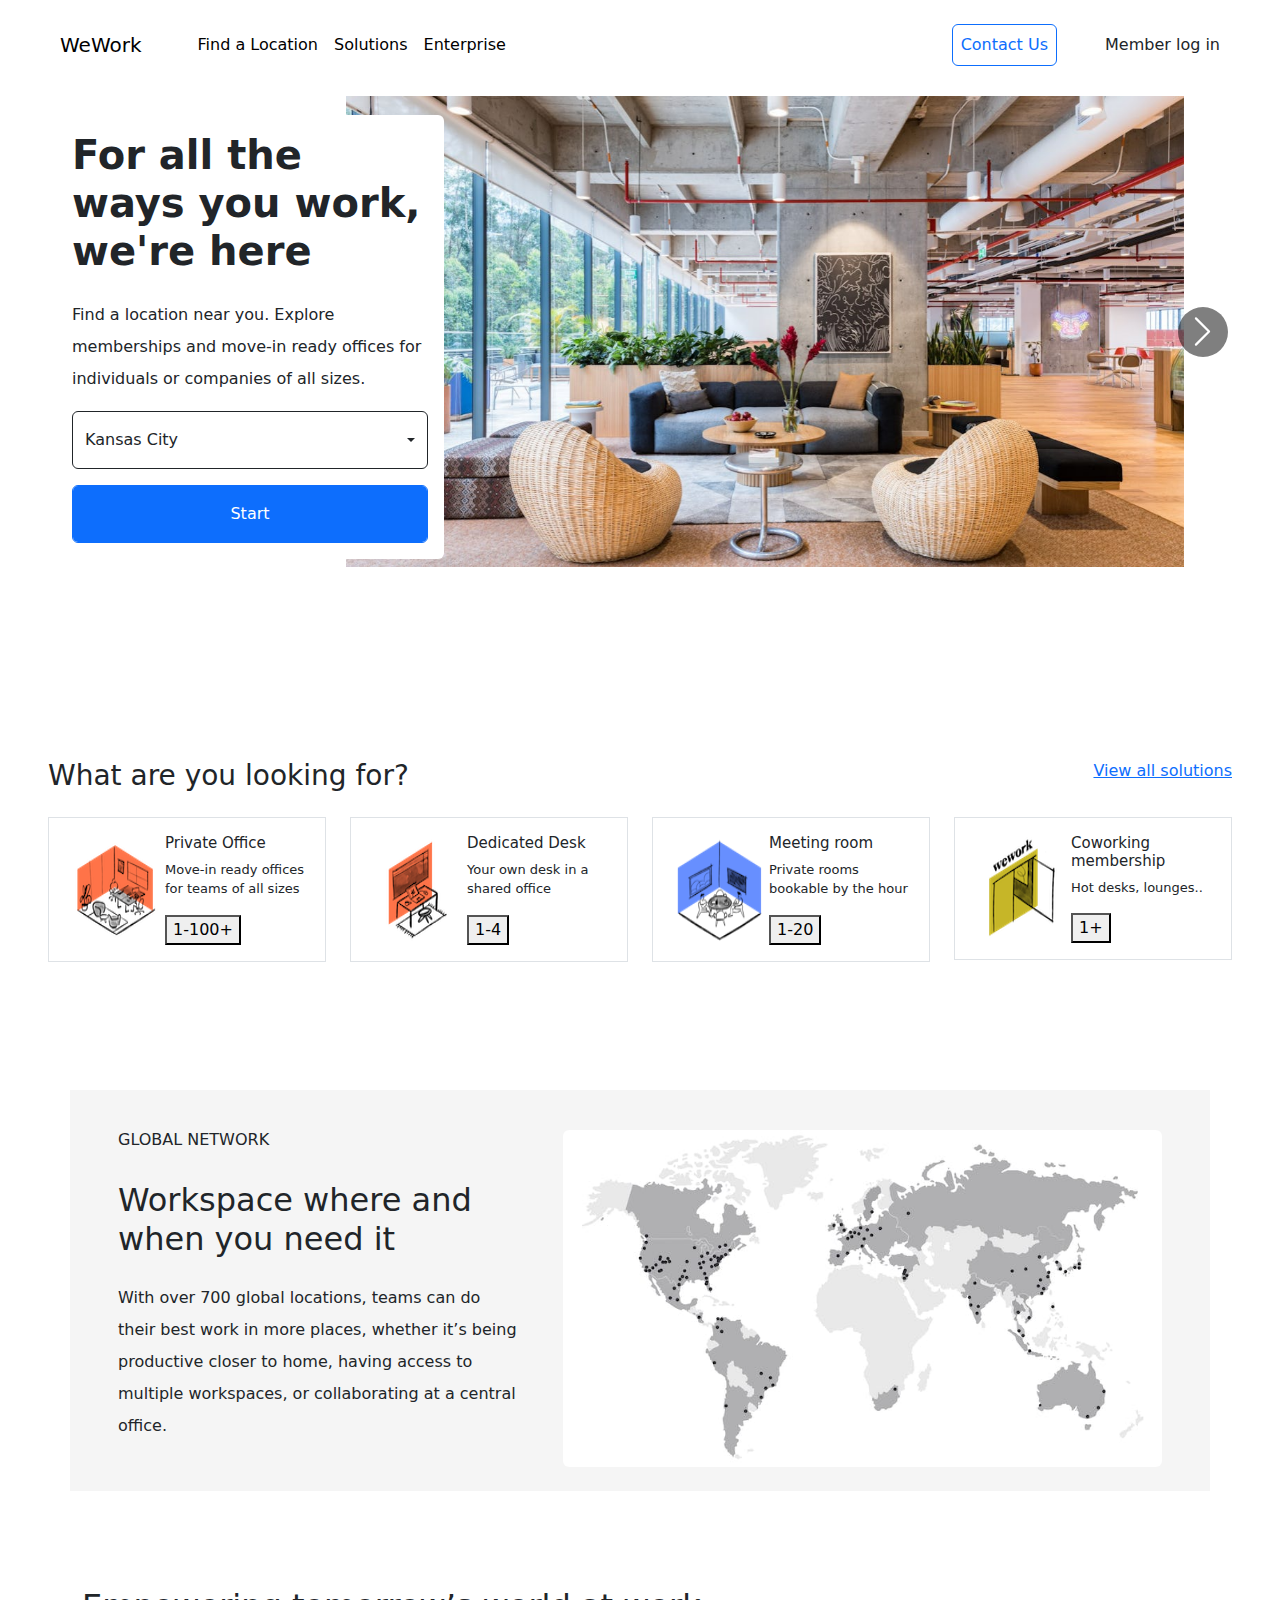
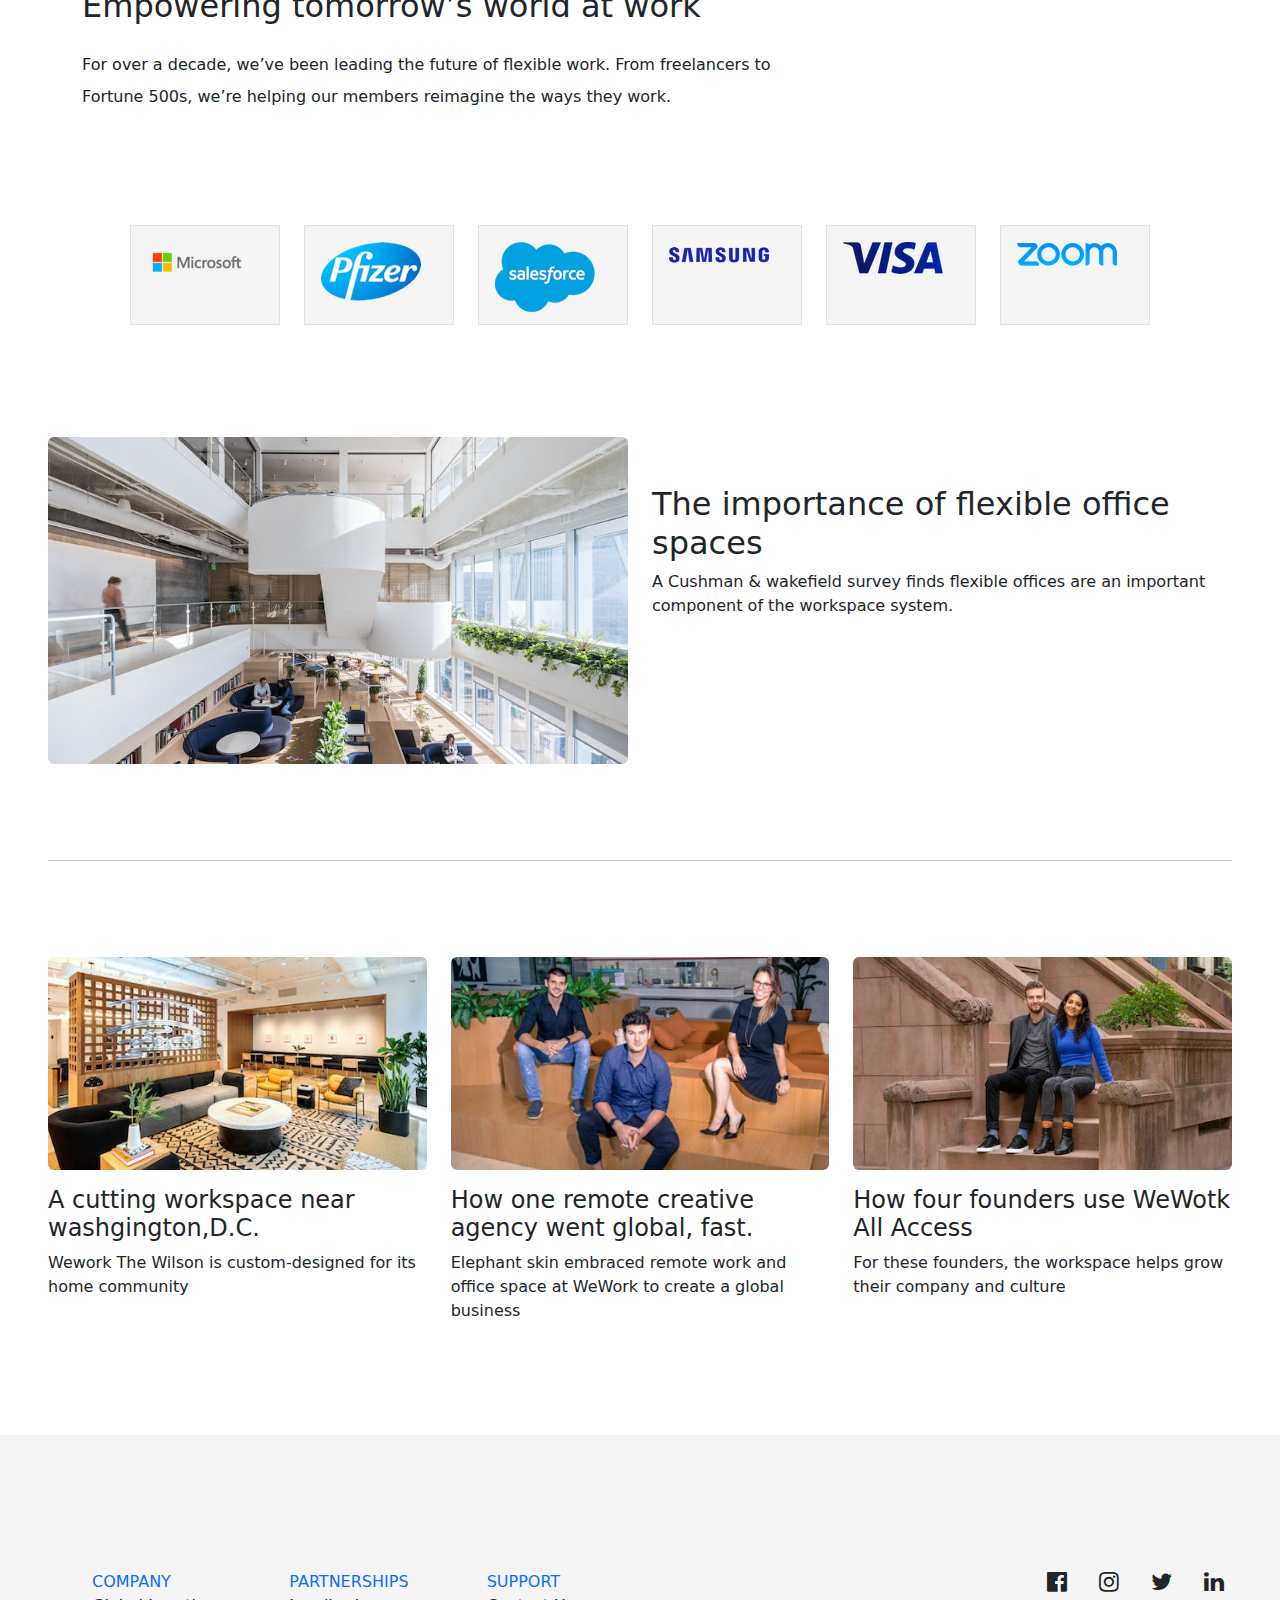
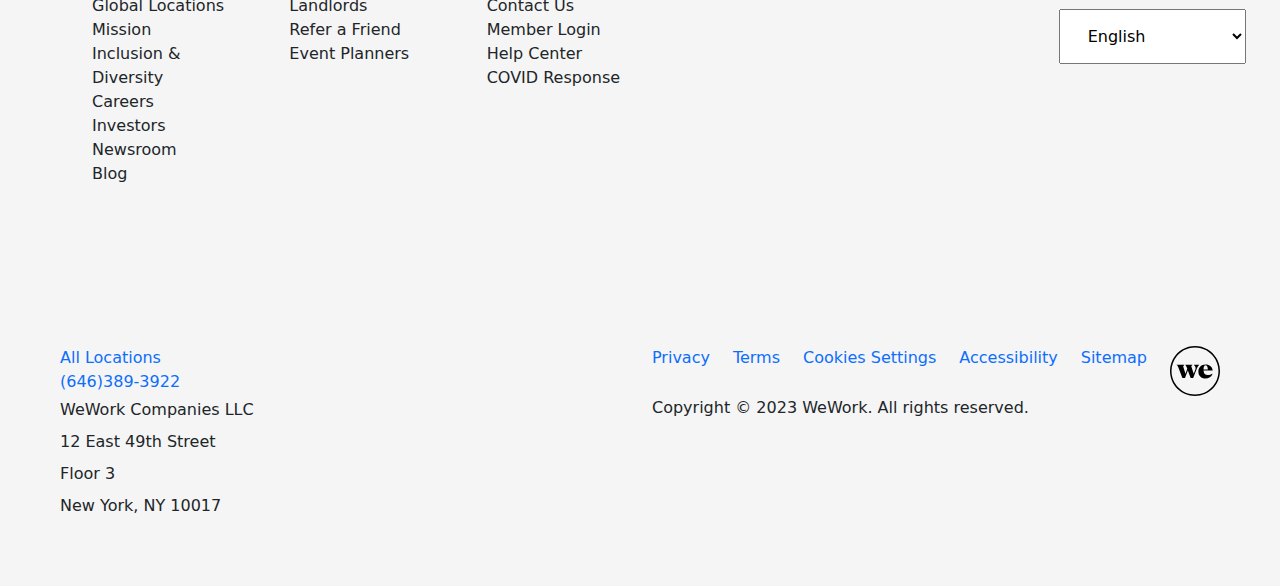
<file: index.html>
<!DOCTYPE html>
<html lang="en">

<head>
    <meta charset="UTF-8">
    <meta name="viewport" content="width=device-width, initial-scale=1.0">
    <title>WeWork</title>
    <link rel="stylesheet" href="./bootstrap.min.css ">
    <link rel="stylesheet" href="./style.css">
    <link rel="stylesheet" href="https://cdnjs.cloudflare.com/ajax/libs/font-awesome/4.7.0/css/font-awesome.min.css">

</head>

<body>
    <nav class="navbar navbar-expand-xl bg-white fixed-top p-4 ps-5 pe-5">
        <div class="container-fluid">
            <button class="navbar-toggler me-auto" type="button" data-bs-toggle="collapse"
                data-bs-target="#navbarSupportedContent" aria-controls="navbarSupportedContent" aria-expanded="false"
                aria-label="Toggle navigation">
                <span class="navbar-toggler-icon"></span>
            </button>
            <a class="navbar-brand me-5" href="#">WeWork</a>

            <div class="collapse navbar-collapse" id="navbarSupportedContent">
                <ul class="navbar-nav me-auto mb-2 mb-lg-0">
                    <li class="nav-item">
                        <a class="nav-link active underline-hover" aria-current="page" href="#">Find a Location</a>
                    </li>
                    <li class="nav-item">
                        <a class="nav-link active underline-hover" href="solution.html">Solutions</a>
                    </li>

                    <li class="nav-item">
                        <a class="nav-link active underline-hover" href="enterprise.html">Enterprise</a>
                    </li>
                </ul>
                <button class="btn btn-outline-primary me-5 p-2 show-on-nav" type="submit">Contact Us</button>

                <form class="d-flex" role="search">
                    <a class="nav-link underline-hover" href="#">Member log in</a>
                </form>
            </div>
        </div>
    </nav>
    <section class="banner position-relative">
        <div id="carouselExample" class="carousel slide p-5 my_slide">
            <div class="carousel-inner p-5">
                <div class="carousel-item active">
                    <img src="./images/slide1.jpg" class="d-block w-100 " alt="...">
                </div>
                <div class="carousel-item">
                    <img src="./images/slide2.jpg" class="d-block w-100 " alt="...">
                </div>
                <div class="carousel-item">
                    <img src="./images/slide3.jpg" class="d-block w-100 " alt="...">
                </div>
                <div class="carousel-item">
                    <img src="./images/slide4.jpg" class="d-block w-100 " alt="...">
                </div>
                <div class="carousel-item">
                    <img src="./images/slide5.jpg" class="d-block w-100 " alt="...">
                </div>
            </div>
            <button class="carousel-control-prev prev_btn" type="button" data-bs-target="#carouselExample"
                data-bs-slide="prev">
                <span class="carousel-control-prev-icon " aria-hidden="true"></span>
                <span class="visually-hidden">Previous</span>
            </button>
            <button class="carousel-control-next next_btn" type="button" data-bs-target="#carouselExample"
                data-bs-slide="next">
                <span class="carousel-control-next-icon " aria-hidden="true"></span>
                <span class="visually-hidden">Next</span>
            </button>
        </div>
        <div class="banner_card">
            <div class="card border-0 ps-2 ms-5">
                <div class="card-body">
                    <h2 class="card-title fs-1 mb-4">For all the ways you work, we're here</h2>
                    <p class="card-text lh-lg">Find a location near you. Explore memberships and move-in ready offices
                        for individuals or companies of all sizes.</p>
                    <div class="dropdown">
                        <button
                            class="btn btn-outline-dark dropdown-toggle w-100 py-3 d-flex justify-content-between align-items-center"
                            type="button" data-bs-toggle="dropdown" aria-expanded="false">
                            Kansas City
                        </button>
                        <ul class="dropdown-menu w-100">
                            <li><a class="dropdown-item" href="#">Action</a></li>
                            <li><a class="dropdown-item" href="#">Another action</a></li>
                            <li><a class="dropdown-item" href="#">Something else here</a></li>
                        </ul>
                    </div>
                    <a href="#" class="btn btn-primary form-control mt-3 py-3">Start</a>
                </div>
            </div>
        </div>
    </section>

    <section class="mt-5 p-5">
        <div class="d-flex justify-content-between">
            <h3>What are you looking for?</h3>
            <a href="#">View all solutions</a>
        </div>
        <div class="row my-3">
            <div class="col-lg-3 col-md-12 mb-3">
                <div class="d-flex justify-content-lg-between border m_card p-3">
                    <img src="./images/card1.png" alt="Private Office" />
                    <div>
                        <h3>Private Office</h3>
                        <p>Move-in ready offices for teams of all sizes</p>
                        <button>1-100+</button>
                    </div>
                </div>
            </div>
            <div class="col-lg-3 col-md-12 mb-3">
                <div class="d-flex justify-content-lg-between border m_card p-3">
                    <img src="./images/card2.png" alt="Dedicated Desk" />
                    <div>
                        <h3>Dedicated Desk</h3>
                        <p>Your own desk in a shared office</p>
                        <button>1-4</button>
                    </div>
                </div>
            </div>
            <div class="col-lg-3 col-md-12 mb-3">
                <div class="d-flex justify-content-lg-between border m_card p-3">
                    <img src="./images/card3.png" alt="Meeting room" />
                    <div>
                        <h3>Meeting room</h3>
                        <p>Private rooms bookable by the hour</p>
                        <button>1-20</button>
                    </div>
                </div>
            </div>
            <div class="col-lg-3 col-md-12 mb-3">
                <div class="d-flex justify-content-lg-between border m_card p-3">
                    <img src="./images/card4.png" alt="Coworking membership" class="img-fluid" />
                    <div>
                        <h3>Coworking membership</h3>
                        <p>Hot desks, lounges..</p>
                        <button>1+</button>
                    </div>
                </div>
            </div>
        </div>
    </section>

    <div class="container pt-3 mt-5" style="background-color: whitesmoke;height: auto;">
        <div class="row m-4">
            <div class="col-lg-5">
                <div class="card-body">
                    <h6 class="pb-4">GLOBAL NETWORK</h6>
                    <h2 class="card-title pb-4">Workspace where and <br> when you need it</h2>
                    <p class="card-text lh-lg" style="width: 400px;">With over 700 global locations, teams can do their
                        best work in more places, whether it’s being productive closer to home, having access to
                        multiple workspaces, or collaborating at a central office.</p>
                </div>
            </div>
            <div class="col-lg-7 pb-4">
                <img src="./images/map.jpg" alt="map" class="img-fluid rounded">
            </div>
        </div>
    </div>
    <div class="container col-lg-12  mt-5 pt-5">
        <div class="row col-lg-12">
            <h2 class="pb-3">Empowering tomorrow’s world at work</h2>
            <p class="lh-lg spacing"> For over a decade, we’ve been leading the future of flexible work. From
                freelancers to
                <br> Fortune 500s, we’re helping our members reimagine the ways they work.
            </p>
        </div>
    </div>
    <div class="container mt-5">
        <div class="row  d-flex justify-content-center p-5">
            <div class="col-lg-2 col-md-4 col-sm-6 mb-3">
                <div class=" border my_card p-3 dd">
                    <img src="./images/logo_microsoft.png" alt="" class="img-fluid" />
                </div>
            </div>
            <div class="col-lg-2 col-md-4 mb-3 col-sm-6">
                <div class=" border my_card p-3 dd">
                    <img src="./images/pfizer.png" alt="" class="img-fluid">
                </div>
            </div>
            <div class="col-lg-2 col-md-4 mb-3 col-sm-6">
                <div class=" border my_card p-3 dd">
                    <img src="./images/Salesforce_logo.png" alt="" class="img-fluid">
                </div>
            </div>
            <div class="col-lg-2 col-md-4 mb-3 col-sm-6">
                <div class=" border my_card p-3 dd">
                    <img src="./images/samsung.png" alt="" class="img-fluid">
                </div>
            </div>
            <div class="col-lg-2 col-md-4 mb-3 col-sm-6">
                <div class=" border my_card p-3 dd">
                    <img src="./images/visa.png" alt="" class="img-fluid">
                </div>
            </div>
            <div class="col-lg-2 col-md-4 mb-3 col-sm-6">
                <div class=" border my_card p-3 dd">
                    <img src="./images/zoom.png" alt="" class="img-fluid">
                </div>
            </div>

        </div>
    </div>
    <div class="container-fluid p-5">
        <div class="row">
            <div class="container col-lg-6">
                <img src="./images/img1.jpg" alt="" class="img-fluid rounded">
            </div>
            <div class="container col-lg-6 pt-5">
                <h2>The importance of flexible office <br> spaces</h2>
                <p>A Cushman & wakefield survey finds flexible offices are an important component of the workspace
                    system.</p>
            </div>
        </div>
    </div>
    <hr class="m-5">
    <div class="container-fluid p-5">
        <div class="row">
            <div class="container col-lg-4">
                <img src="./images/sec1.jpg" alt="" class="rounded img-fluid">
                <h4 class="pt-3">A cutting workspace near washgington,D.C.</h4>
                <p>Wework The Wilson is custom-designed for its home community</p>
            </div>
            <div class="container col-lg-4">
                <img src="./images/sec2.jpg" alt="" class="rounded img-fluid">
                <h4 class="pt-3">How one remote creative agency went global, fast.</h4>
                <p>Elephant skin embraced remote work and office space at WeWork to create a global business</p>
            </div>
            <div class="container col-lg-4">
                <img src="./images/sec3.jpg" alt="" class="rounded img-fluid">
                <h4 class="pt-3">How four founders use WeWotk All Access</h4>
                <p> For these founders, the workspace helps grow their company and culture</p>
            </div>
        </div>
    </div>

    <footer class="container-fluid mt-5">
        <div class="d-flex mb-3 ms-5 pt-5 column-gap-3 col-lg-4  mmm-icon">
            <i class="fa fa-facebook-official" aria-hidden="true"></i>
            <i class="fa fa-instagram ps-3" aria-hidden="true"></i>
            <i class="fa fa-twitter ps-3" aria-hidden="true"></i>
            <i class="fa fa-linkedin ps-3" aria-hidden="true"></i>
        </div>
        <div class="row p-5">
            <div class="col-lg-2 col-md-6 pe-2">
                <ul>
                    <li><a href="#">COMPANY</a></li>
                    <li>Global Locations</li>
                    <li>Mission</li>
                    <li>Inclusion & Diversity</li>
                    <li>Careers</li>
                    <li>Investors</li>
                    <li>Newsroom</li>
                    <li>Blog</li>
                </ul>
            </div>
            <div class="col-lg-2 col-md-6">
                <ul>
                    <li><a href="">PARTNERSHIPS</a></li>
                    <li>Landlords</li>
                    <li>Refer a Friend</li>
                    <li>Event Planners</li>
                </ul>
            </div>
            <div class="col-lg-6 col-md-6">
                <ul>
                    <li><a href="">SUPPORT</a></li>
                    <li>Contact Us</li>
                    <li>Member Login</li>
                    <li>Help Center</li>
                    <li>COVID Response</li>

                </ul>
            </div>
            <div class="col-lg-2 col-md-6">
                <div class="d-flex mb-3 column-gap-3  my-icon">
                    <i class="fa fa-facebook-official" aria-hidden="true"></i>
                    <i class="fa fa-instagram ps-3" aria-hidden="true"></i>
                    <i class="fa fa-twitter ps-3" aria-hidden="true"></i>
                    <i class="fa fa-linkedin ps-3" aria-hidden="true"></i>
                </div>
                <div>
                    <div class="container">
                        <select class="px-4 py-3" name="language" id="">
                            <option value="">English</option>
                            <option value="">English(UK)</option>
                            <option value="">English(South)</option>
                        </select>
                    </div>
                </div>
            </div>
        </div>
        <div class="row mt-5 gin p-5">
            <div class=" col-lg-4 col-md-12">
                <a href="#">All Locations</a><br>
                <a href="#">(646)389-3922</a>
                <p class="lh-lg">WeWork Companies LLC <br>12 East 49th Street <br>Floor 3 <br>New York, NY 10017</p>
            </div>  
            <div class=" col-lg-6 col-md-12 ms-auto ">
                <div class="d-flex justify-content-between  ">
                    <a href="#">Privacy</a>
                    <a href="#">Terms</a>
                    <a href="#">Cookies Settings</a>
                    <a href="#">Accessibility</a>
                    <a href="#">Sitemap</a>
                    <img src="./images/footer.svg" alt="" style="width: 50px;">
                </div>
                <p>Copyright © 2023 WeWork. All rights reserved.
                </p>           
            </div>         
        </div>
    </footer>

</body>
<script src="./bootstrap.bundle.min.js"></script>
</html>
</file>
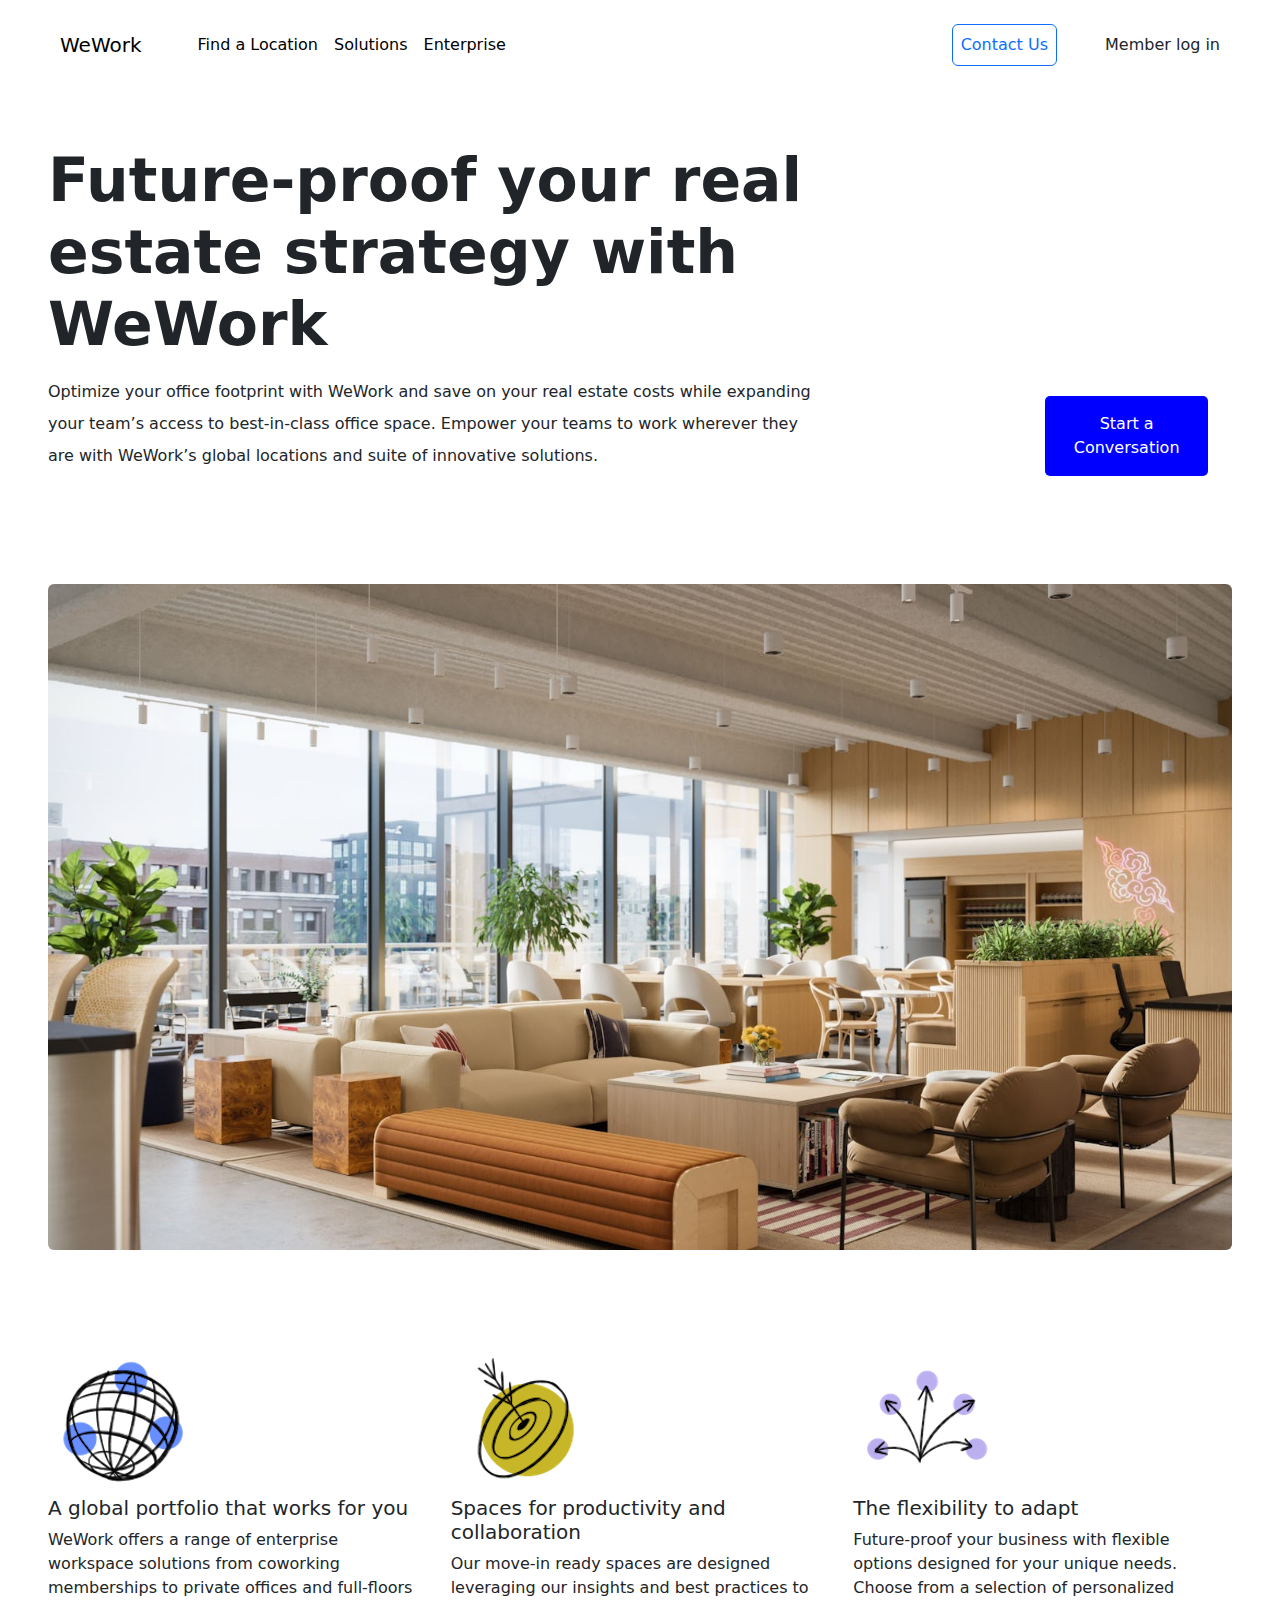
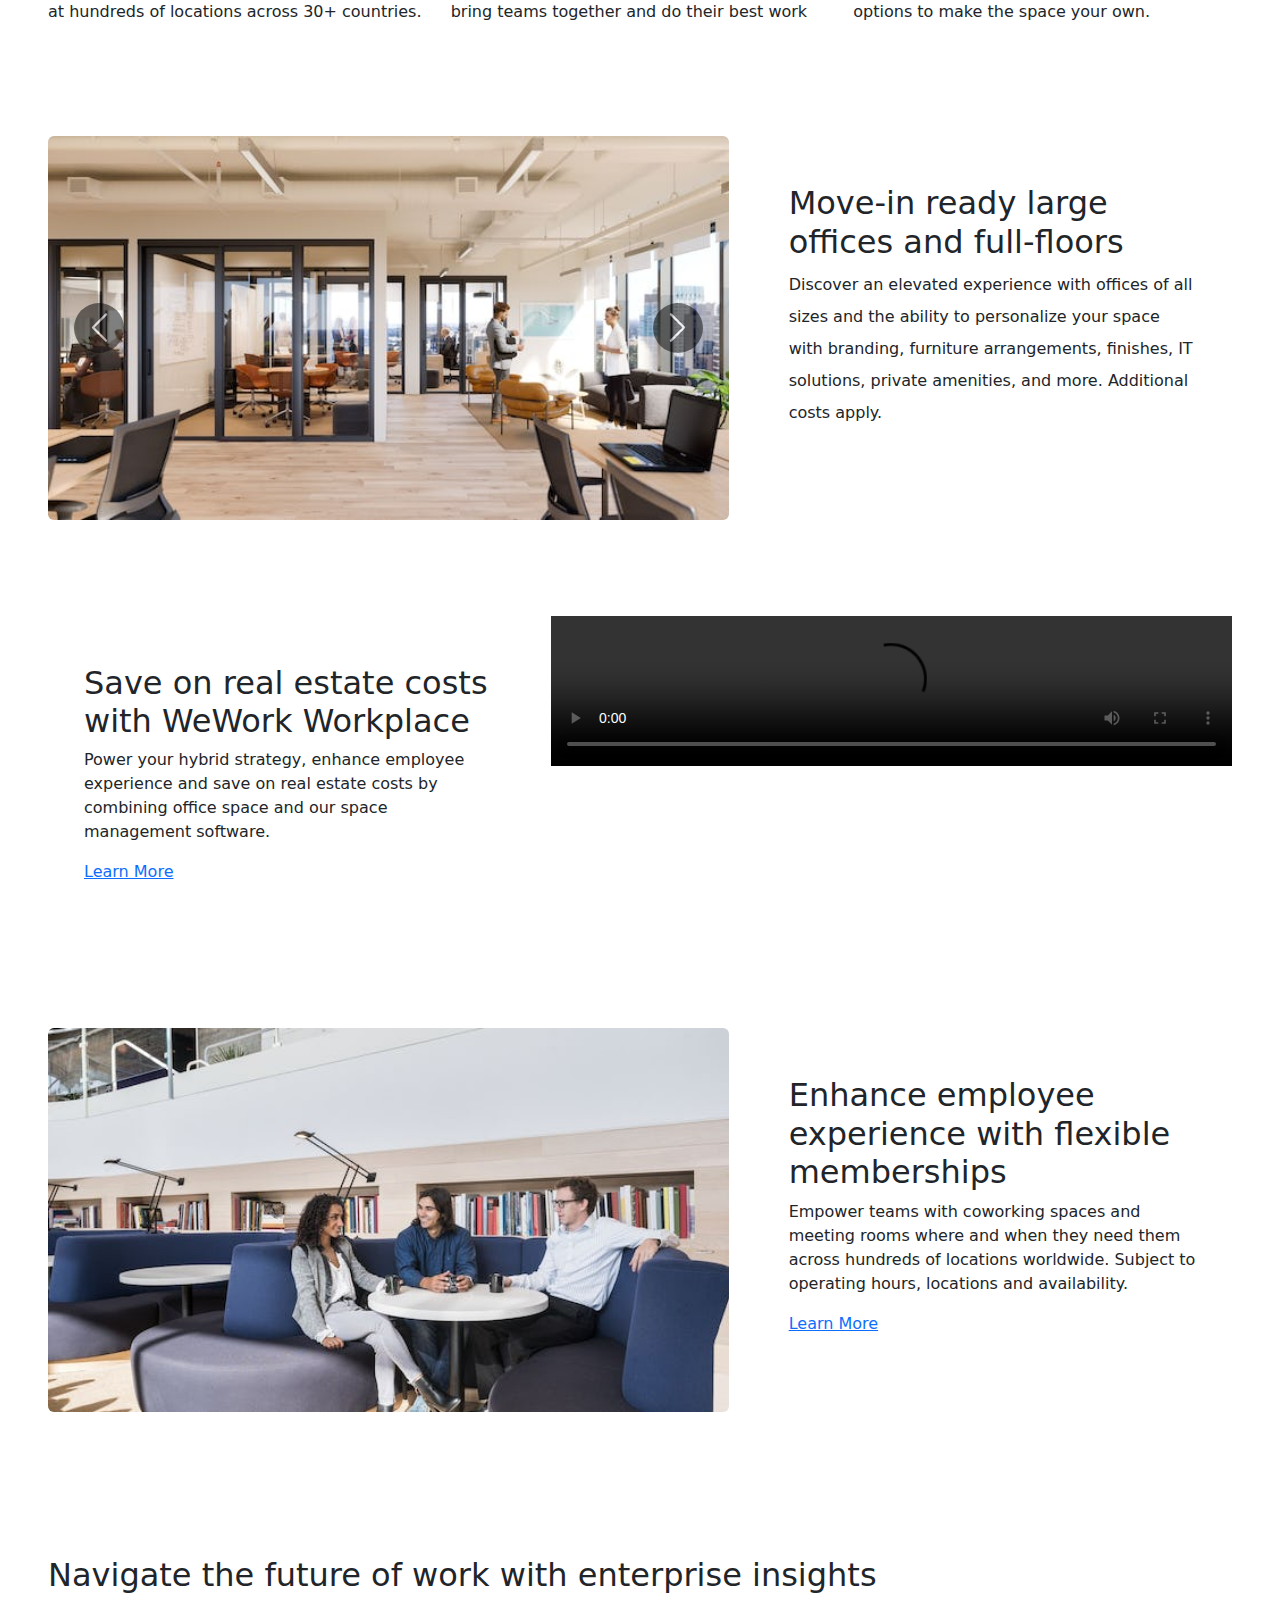
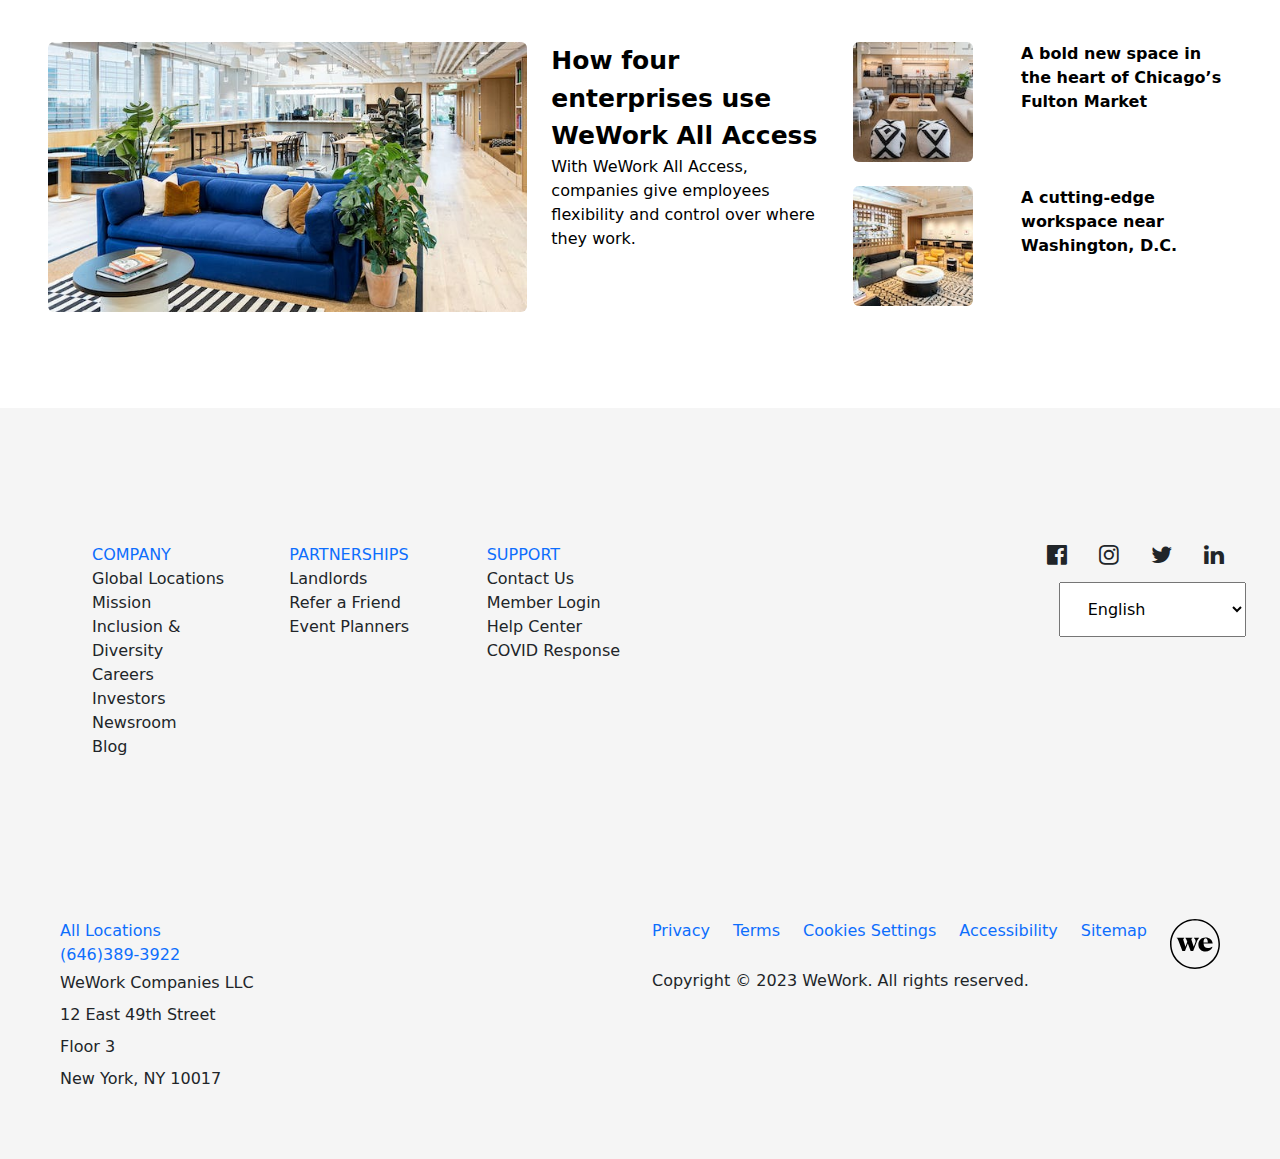
<file: enterprise.html>
<!DOCTYPE html>
<html lang="en">

<head>
    <meta charset="UTF-8">
    <meta name="viewport" content="width=device-width, initial-scale=1.0">
    <title> WewWork Enterprise page</title>
    <link rel="stylesheet" href="./bootstrap.min.css ">
    <link rel="stylesheet" href="./style.css">
    <link rel="stylesheet" href="https://cdnjs.cloudflare.com/ajax/libs/font-awesome/4.7.0/css/font-awesome.min.css">

</head>

<body>
    <nav class="navbar navbar-expand-xl bg-white fixed-top p-4 ps-5 pe-5">
        <div class="container-fluid">
            <button class="navbar-toggler me-auto" type="button" data-bs-toggle="collapse"
                data-bs-target="#navbarSupportedContent" aria-controls="navbarSupportedContent" aria-expanded="false"
                aria-label="Toggle navigation">
                <span class="navbar-toggler-icon"></span>
            </button>
            <a class="navbar-brand me-5" href="#">WeWork</a>

            <div class="collapse navbar-collapse" id="navbarSupportedContent">
                <ul class="navbar-nav me-auto mb-2 mb-lg-0">
                    <li class="nav-item">
                        <a class="nav-link active underline-hover" aria-current="page" href="#">Find a Location</a>
                    </li>
                    <li class="nav-item">
                        <a class="nav-link active underline-hover" href="solution.html">Solutions</a>
                    </li>

                    <li class="nav-item">
                        <a class="nav-link active underline-hover" href="#">Enterprise</a>
                    </li>
                </ul>
                <button class="btn btn-outline-primary me-5 p-2 show-on-nav" type="submit">Contact Us</button>

                <form class="d-flex" role="search">
                    <a class="nav-link underline-hover" href="#">Member log in</a>
                </form>
            </div>
        </div>
    </nav>

    <div class="container-fluid row mt-5 p-5 ">
        <div class=" col-lg-8 col-md-12 top-header pt-5">
            <h1 class="lh-5 mb-3">Future-proof your real <br> estate strategy with <br> WeWork</h1>
            <p class="lh-lg">
                Optimize your office footprint with WeWork and save on your real estate costs while expanding your
                team’s access to best-in-class office space. Empower your teams to work wherever they are with WeWork’s
                global locations and suite of innovative solutions.</p> 
        </div>
        <div class=" col-lg-4 col-md-12 btn_holder">
            <button class="p-3 Start_btn" type="submit">Start a Conversation</button>
        </div>
    </div>
    <div class="container-fluid col-lg-12 p-5">
        <img src="./images/banner.jpg" class="img-fluid rounded" alt="">
    </div>

<section class="p-5">
<div class="row">
    <div class="container col-lg-4 col-md-6">
        <img src="./images/global.png" alt="">
        <h5 class="mb-2">A global portfolio that works for you</h5>
        <p class="lh-4">WeWork offers a range of enterprise workspace solutions from coworking memberships to private offices and full-floors at hundreds of locations across 30+ countries.</p>
    </div>
    <div class="container col-lg-4 col-md-6">
        <img src="./images/Focus.png" alt="">
        <h5 class="mb-2">Spaces for productivity and collaboration</h5>
        <p class="lh-4">Our move-in ready spaces are designed leveraging our insights and best practices to bring teams together and do their best work</p>
    </div>
    <div class="container col-lg-4 col-md-6">
        <img src="./images/flexibility.png" alt="">
        <h5 class="mb-2">The flexibility to adapt</h5>
        <p class="lh-4">Future-proof your business with flexible options designed for your unique needs. Choose from a selection of personalized options to make the space your own.</p>
    </div>
</div>
</section>

<section class="p-5">
    <div class="row">
    <div class="container col-lg-7">
        <div id="carouselExample" class="carousel slide">
            <div class="carousel-inner">
              <div class="carousel-item active">
                <img src="./images/slider1.jpg" class="d-block w-100 rounded" alt="...">
              </div>
              <div class="carousel-item">
                <img src="./images/slider2.jpg" class="d-block w-100 rounded" alt="...">
              </div>
              <div class="carousel-item">
                <img src="./images/slider3.jpg" class="d-block w-100 rounded" alt="...">
              </div>
              <div class="carousel-item">
                <img src="./images/slider4.jpg" class="d-block w-100 rounded" alt="...">
              </div>
              <div class="carousel-item">
                <img src="./images/slider5.jpg" class="d-block w-100 rounded" alt="...">
              </div>
            </div>
            <button class="carousel-control-prev prev_btn" type="button" data-bs-target="#carouselExample" data-bs-slide="prev">
              <span class="carousel-control-prev-icon" aria-hidden="true"></span>
              <span class="visually-hidden">Previous</span>
            </button>
            <button class="carousel-control-next next_btn" type="button" data-bs-target="#carouselExample" data-bs-slide="next">
              <span class="carousel-control-next-icon" aria-hidden="true"></span>
              <span class="visually-hidden">Next</span>
            </button>
          </div>
    </div>
    <div class="container col-lg-5 col-md-12 p-5">
  <h2>Move-in ready large offices and full-floors</h2>
  <p class="lh-lg">Discover an elevated experience with offices of all sizes and the ability to personalize your space with branding, furniture arrangements, finishes, IT solutions, private amenities, and more. Additional costs apply.</p>
    </div>
</div>
</section>
<section class="p-5">
    <div class="row">
        <div class="container col-lg-5 col-md-12 p-5">
            <h2>Save on real estate costs with WeWork Workplace</h2>
            <p>Power your hybrid strategy, enhance employee experience and save on real estate costs by combining office space and our space management software.</p>
            <a href="">Learn More</a>
        </div>
        <div class="container col-lg-7 col-md-12">
            <video class="col-lg-12 col-md-12" src="https://youtu.be/HE4BbpJ_X4Q" controls>
            </video>
        </div>
    </div>
</section>
<section class="p-5">
    <div class="row">
        <div class=" col-lg-7 col-md-12">
            <img src="./images/sam.jpg" alt="" class="rounded img-fluid col-lg-12 col-md-12">
        </div>
        <div class="col-lg-5 col-md-12 p-5">
            <h2>Enhance employee experience with flexible memberships</h2>
            <p>Empower teams with coworking spaces and meeting rooms where and when they need them across hundreds of locations worldwide. Subject to operating hours, locations and availability.</p>
            <a href="">Learn More</a>
        </div>
    </div>
</section>
<section class="p-5 byby">
    <h2 class="my-5">Navigate the future of work with enterprise insights</h2>
    <div class="row">
        <div class="container col-lg-5 col-md-6">
            <img src="./images/gee.jpeg" alt="" class="rounded col-lg-12 col-md-12">
        </div>
        <div class="container col-lg-3 col-md-6">
            <a class="main" href="#"><b>How four enterprises use <br> WeWork All Access <br></b></a>
            <a href="#">With WeWork All Access, companies give employees flexibility and control over where they work.</a>
        </div>
        <div class="container col-lg-4">
            <div class="row d-flex mb-4">
                <div class="container col-lg-5">
                    <img src="./images/top.jpeg" alt="" class="rounded" style="height: 120px;">
                </div>
                <div class="container col-lg-7">
                    <b><a href="#">A bold new space in the heart of Chicago’s Fulton Market</a></b>
                </div>
            </div>
            <div class="row d-flex ">
                <div class="container col-lg-5">
                    <img src="./images/bottom.jpeg" alt="" class="rounded"style="height: 120px;">
                </div>
                <div class="container col-lg-7">
                    <a href="#"><b> A cutting-edge workspace near Washington, D.C.</b></a>
                </div>
            </div>
        </div>
    </div>
</section>
<footer class="container-fluid mt-5">
    <div class="d-flex mb-3 ms-5 pt-5 column-gap-3 col-lg-4  mmm-icon">
        <i class="fa fa-facebook-official" aria-hidden="true"></i>
        <i class="fa fa-instagram ps-3" aria-hidden="true"></i>
        <i class="fa fa-twitter ps-3" aria-hidden="true"></i>
        <i class="fa fa-linkedin ps-3" aria-hidden="true"></i>
    </div>
    <div class="row p-5">
        <div class="col-lg-2 col-md-6 pe-2">
            <ul>
                <li><a href="#">COMPANY</a></li>
                <li>Global Locations</li>
                <li>Mission</li>
                <li>Inclusion & Diversity</li>
                <li>Careers</li>
                <li>Investors</li>
                <li>Newsroom</li>
                <li>Blog</li>
            </ul>
        </div>
        <div class="col-lg-2 col-md-6">
            <ul>
                <li><a href="">PARTNERSHIPS</a></li>
                <li>Landlords</li>
                <li>Refer a Friend</li>
                <li>Event Planners</li>
            </ul>
        </div>
        <div class="col-lg-6 col-md-6">
            <ul>
                <li><a href="">SUPPORT</a></li>
                <li>Contact Us</li>
                <li>Member Login</li>
                <li>Help Center</li>
                <li>COVID Response</li>

            </ul>
        </div>
        <div class="col-lg-2 col-md-6">
            <div class="d-flex mb-3 column-gap-3  my-icon">
                <i class="fa fa-facebook-official" aria-hidden="true"></i>
                <i class="fa fa-instagram ps-3" aria-hidden="true"></i>
                <i class="fa fa-twitter ps-3" aria-hidden="true"></i>
                <i class="fa fa-linkedin ps-3" aria-hidden="true"></i>
            </div>
            <div>
                <div class="container">
                    <select class="px-4 py-3" name="language" id="">
                        <option value="">English</option>
                        <option value="">English(UK)</option>
                        <option value="">English(South)</option>
                    </select>
                </div>
            </div>
        </div>
    </div>
    <div class="row mt-5 gin p-5">
        <div class=" col-lg-4 col-md-12">
            <a href="#">All Locations</a><br>
            <a href="#">(646)389-3922</a>
            <p class="lh-lg">WeWork Companies LLC <br>12 East 49th Street <br>Floor 3 <br>New York, NY 10017</p>
        </div>  
        <div class=" col-lg-6 col-md-12 ms-auto ">
            <div class="d-flex justify-content-between  ">
                <a href="#">Privacy</a>
                <a href="#">Terms</a>
                <a href="#">Cookies Settings</a>
                <a href="#">Accessibility</a>
                <a href="#">Sitemap</a>
                <img src="./images/footer.svg" alt="" style="width: 50px;">
            </div>
            <p>Copyright © 2023 WeWork. All rights reserved.
            </p>           
        </div>         
    </div>
</footer>
</body>
<script src="./bootstrap.bundle.min.js"></script>
</html>
</file>
<file: style.css>
.underline-hover {
    position: relative;
  }
.underline-hover::before {
    content: "";
    position: absolute;
    bottom: 0;
    left: 0;
    width: 100%;
    height: 2px;
    background-color: #000; 
    visibility: hidden;
    transform: scaleX(0);
    transition: all 0.2s ease-in-out;
  } 
 
  .underline-hover:hover::before {
    visibility: visible;
    transform: scaleX(1);
  }
  .my_card{
    height: 150px;
  }
  .my_slide{
    margin-left: 250px;
  }
  .next_btn,
.prev-btn {
  top: 50%;
  bottom: 50%;
  transform: translateY(-50%);
}
.next_btn span,
 .prev_btn span {
  background-color: black;
  border-radius: 50%;
  height: 50px;
  width: 50px;
  background-size: 70% 70%;
}
  .banner_card {
    height: 300px;
    width: 444px;
    z-index: 100;
    position: absolute;
    top: 40%;
    transform: translateY(-50%);
  }
  .banner_card h2 {
    font-weight: 700;
  }

  .m_card img{
    width: 100px;
  }
  .m_card h3 {
    font-size: 15px;
  }
  .m_card p {
    font-size: 13px;
  }
  .my_card:hover{
    box-shadow: 2px 2px 10px rgba(199, 199, 199, 0.7);
  }
.dd{
  background-color: whitesmoke;
  height: 100px;
}
.my-icon i{
  font-size: 23px;
}
.mmm-icon i{
  font-size: 23px; 
}
footer{
  background-color: whitesmoke;
}
footer ul {
  list-style: none;
}
footer a{
  text-decoration: none;
}
.gin a:hover{
text-decoration: underline;
}
/* SOLUTION PAGE-------------> */
.h-top h1{
  margin-top: 50px;
  font-size: 55px;
}
.ex_card:hover{
  box-shadow: 2px 2px 10px rgba(199, 199, 199, 0.7);
}
.what{
  background-color: whitesmoke;
  overflow: hidden;
}

/* ENTERPRICE PAGE */
.top-header h1{
font-size: 60px;
font-weight: 650;
}
.Start_btn{
  background-color: blue;
  color: white;
  border-radius: 5px;
  border: none;
}
.btn_holder{
  padding-top: 300px;
  padding-left:220px;
}
.byby a{
text-decoration: none;
color: black;
}
.byby a:hover{
text-decoration: underline;
}
.main{
  font-size: 25px;
  margin-bottom: 30px;
}


@media (max-width: 1200px) {
  .navbar-brand{
    padding-right: 850px;
  }
  .btn{
    visibility: visible;
  }

}
@media (min-width: 993px){
  .mmm-icon{
    visibility: hidden;
  }
}
@media (max-width: 992px) {
  .my_slide {
    margin-left: 0px;
  }
  .banner_card {
    bottom: 0;
    position: static;
    width: 80%;
    transform: translateY(0);
    margin: -100px auto 0 auto;
  }
  .pj{
    display: flex;
  
  }
  .mmm-icon{
    visibility: visible;
  }
  .my-icon{
    visibility: hidden;
  }
}
</file>
